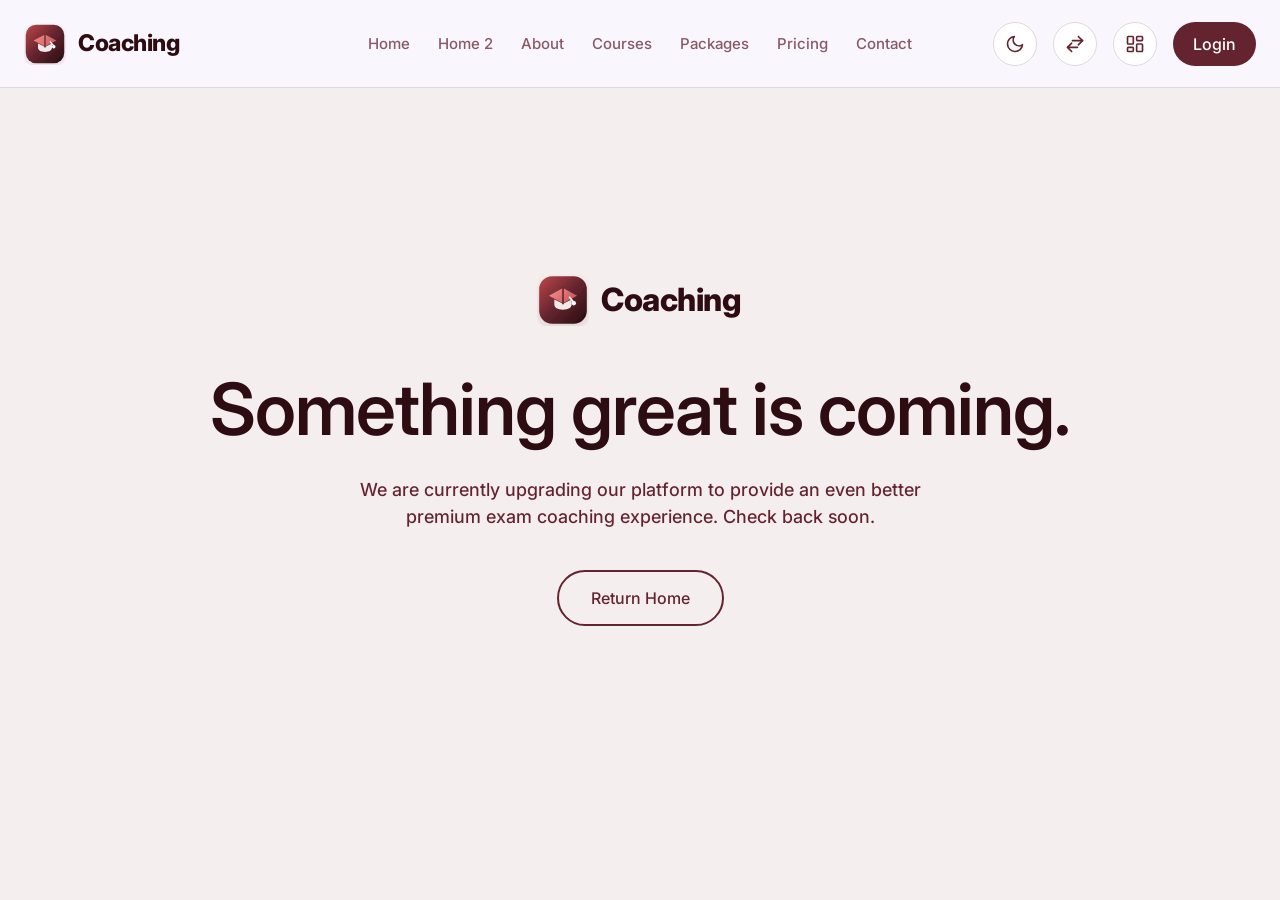
<file: coming-soon.html>
<!DOCTYPE html>
<html lang="en">
<head>
    <meta charset="UTF-8">
    <meta name="viewport" content="width=device-width, initial-scale=1.0">
    <title>Coming Soon | Coaching</title>
    <link rel="icon" type="image/svg+xml" href="assets/images/favicon.svg">
    <link rel="stylesheet" href="assets/css/style.css">
    <link rel="stylesheet" href="assets/css/dark-mode.css">
    <link rel="stylesheet" href="assets/css/rtl.css">
    <style>
        .coming-soon-page {
            min-height: 100vh;
            display: flex;
            align-items: center;
            justify-content: center;
            text-align: center;
            background: var(--secondary-bg);
        }
    </style>
</head>
<body>

    <nav class="navbar">
        <div class="container">
            <a href="index.html" class="nav-brand">
                <img src="assets/images/logo.svg" alt="Coaching Logo" class="nav-brand-img">
                <span>Coaching<span class="brand-accent"></span></span>
            </a>
            <ul class="nav-links">
                <li><a href="index.html">Home</a></li>
                <li><a href="home-2.html">Home 2</a></li>
                <li><a href="about.html">About</a></li>
                <li><a href="courses.html">Courses</a></li>
                <li><a href="study-packages.html">Packages</a></li>
                <li><a href="pricing.html">Pricing</a></li>
                <li><a href="contact.html">Contact</a></li>
            </ul>
            <div class="nav-actions">
                <button id="themeToggle" class="action-icon" aria-label="Toggle Dark Mode" title="Toggle Dark Mode"><svg width="20" height="20" viewBox="0 0 24 24" fill="none" stroke="currentColor" stroke-width="2" stroke-linecap="round" stroke-linejoin="round" style="vertical-align: middle;"><path d="M21 12.79A9 9 0 1 1 11.21 3 7 7 0 0 0 21 12.79z"/></svg></button>
                <button id="rtlToggle" class="action-icon" aria-label="Toggle RTL" title="Toggle RTL"><svg width="20" height="20" viewBox="0 0 24 24" fill="none" stroke="currentColor" stroke-width="2" stroke-linecap="round" stroke-linejoin="round" style="vertical-align: middle;"><polyline points="16 3 21 8 16 13"/><line x1="21" y1="8" x2="9" y2="8"/><polyline points="8 21 3 16 8 11"/><line x1="3" y1="16" x2="15" y2="16"/></svg></button>
                <a href="dashboard.html" class="action-icon" aria-label="Dashboard" title="Dashboard">
                    <svg width="20" height="20" viewBox="0 0 24 24" fill="none" stroke="currentColor" stroke-width="2" stroke-linecap="round" stroke-linejoin="round"><rect width="7" height="9" x="3" y="3" rx="1"/><rect width="7" height="5" x="14" y="3" rx="1"/><rect width="7" height="9" x="14" y="12" rx="1"/><rect width="7" height="5" x="3" y="16" rx="1"/></svg>
                </a>
                <a href="login.html" class="btn btn-primary" style="height: 44px; padding: 0 20px;">Login</a>
                <button class="mobile-menu-toggle action-icon" aria-label="Toggle Menu">☰</button>
            </div>
        </div>
    </nav>

    <div class="coming-soon-page">
        <div class="container fade-up">
            <a href="index.html" class="nav-brand" style="justify-content: center; margin-bottom: 40px;">
                <img src="assets/images/logo.svg" alt="Coaching Logo" class="nav-brand-img" style="height: 52px; width: auto;">
                <span style="font-size: 32px;">Coaching<span class="brand-accent"></span></span>
            </a>
            <h1 style="margin-bottom: 24px;">Something great is coming.</h1>
            <p class="subheading" style="margin-bottom: 40px; max-width: 600px; margin-left: auto; margin-right: auto;">We are currently upgrading our platform to provide an even better premium exam coaching experience. Check back soon.</p>
            <a href="index.html" class="btn btn-secondary">Return Home</a>
        </div>
    </div>

    <script src="assets/js/main.js"></script>
</body>
</html>
</file>
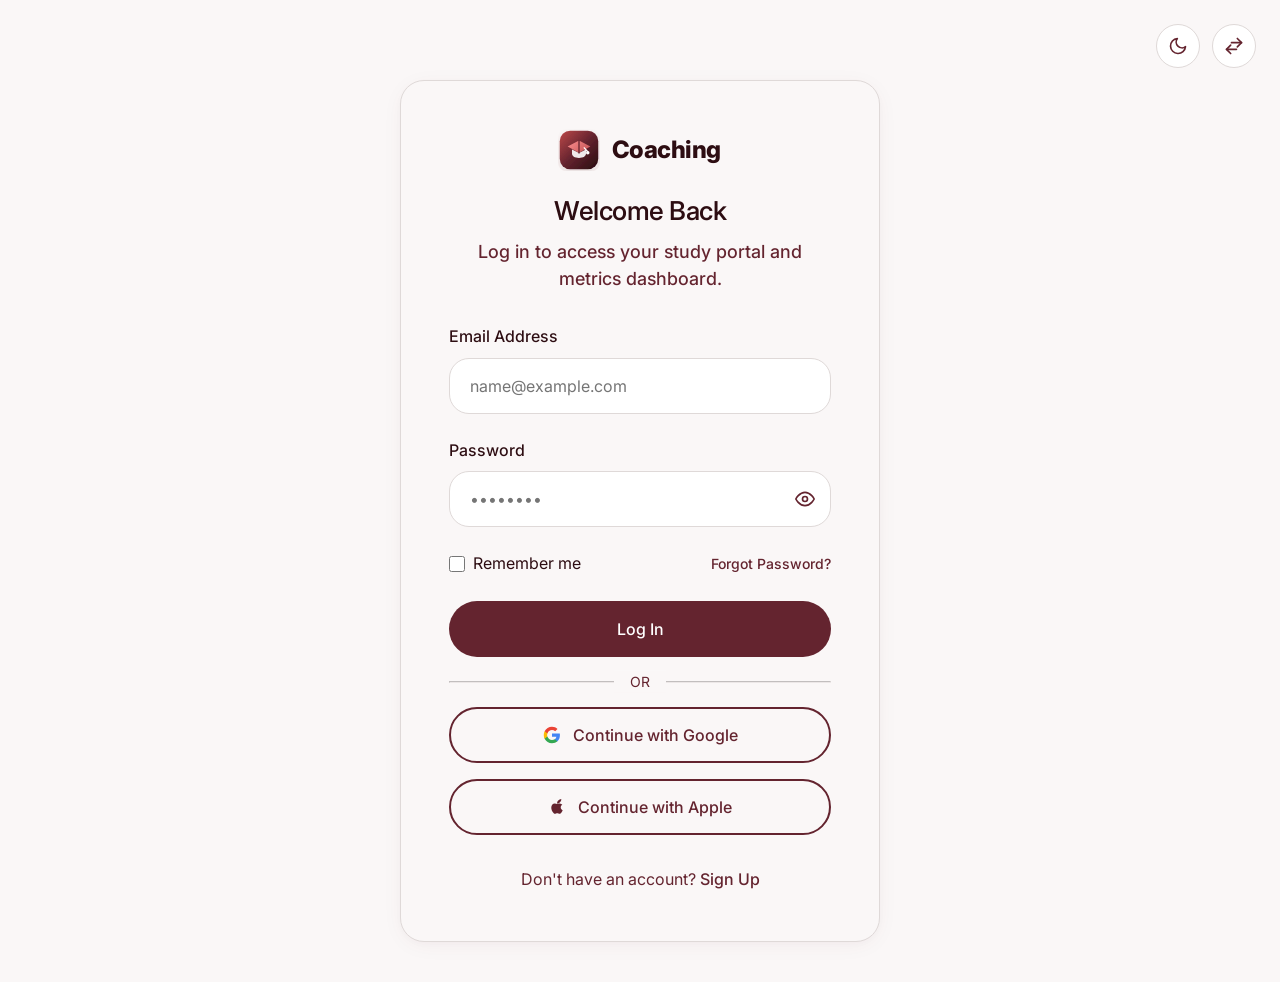
<file: login.html>
<!DOCTYPE html>
<html lang="en">
<head>
    <meta charset="UTF-8">
    <meta name="viewport" content="width=device-width, initial-scale=1.0">
    <title>Login | Coaching</title>
    <link rel="icon" type="image/svg+xml" href="assets/images/favicon.svg">
    <link rel="stylesheet" href="assets/css/style.css">
    <link rel="stylesheet" href="assets/css/dark-mode.css">
    <link rel="stylesheet" href="assets/css/rtl.css">
    <style>
        .auth-page {
            min-height: 100vh;
            display: flex;
            align-items: center;
            justify-content: center;
            background: var(--primary-bg);
            padding: 40px 16px;
            position: relative;
        }
        .auth-card {
            background: var(--primary-bg);
            padding: 48px;
            border-radius: 24px;
            width: 100%;
            max-width: 480px;
            box-shadow: var(--shadow);
            border: 1px solid var(--border-color);
            margin-top: 40px;
        }
        .auth-card h2 {
            font-size: 26px;
            margin-bottom: 12px;
        }
        .remember-forgot-row {
            display: flex;
            justify-content: space-between;
            align-items: center;
            margin-bottom: 24px;
        }
        .auth-link {
            color: var(--primary-accent);
            font-weight: 500;
            text-decoration: none;
            transition: color 0.2s ease;
        }
        .auth-link:hover {
            color: var(--highlight-accent);
        }
        @media (max-width: 480px) {
            .auth-card {
                padding: 32px 20px;
                margin-top: 60px;
            }
            .remember-forgot-row {
                flex-direction: row;
                align-items: center;
                gap: 8px;
            }
            .remember-forgot-row label, .remember-forgot-row a {
                font-size: 13px !important;
            }
            .fixed-toggles {
                top: 16px !important;
                right: 16px !important;
            }
        }
    </style>
</head>
<body>

    <div class="auth-page">
        <div class="fixed-toggles" style="position: absolute; top: 24px; right: 24px; display: flex; gap: 12px; z-index: 1000;">
            <button id="themeToggle" class="action-icon" aria-label="Toggle Dark Mode"><svg width="20" height="20" viewBox="0 0 24 24" fill="none" stroke="currentColor" stroke-width="2" stroke-linecap="round" stroke-linejoin="round" style="vertical-align: middle;"><path d="M21 12.79A9 9 0 1 1 11.21 3 7 7 0 0 0 21 12.79z"/></svg></button>
            <button id="rtlToggle" class="action-icon" aria-label="Toggle RTL"><svg width="20" height="20" viewBox="0 0 24 24" fill="none" stroke="currentColor" stroke-width="2" stroke-linecap="round" stroke-linejoin="round" style="vertical-align: middle;"><polyline points="16 3 21 8 16 13"/><line x1="21" y1="8" x2="9" y2="8"/><polyline points="8 21 3 16 8 11"/><line x1="3" y1="16" x2="15" y2="16"/></svg></button>
        </div>
        <div class="auth-card fade-up">
            <div class="text-center mb-4">
                <a href="index.html" class="nav-brand" style="justify-content: center; margin-bottom: 24px;">
                    <img src="assets/images/logo.svg" alt="Coaching Logo" class="nav-brand-img">
                    <span style="font-size: 24px;">Coaching<span class="brand-accent"></span></span>
                </a>
                <h2>Welcome Back</h2>
                <p class="subheading" style="margin-bottom: 0;">Log in to access your study portal and metrics dashboard.</p>
            </div>
            
            <form action="dashboard.html">
                <div class="form-group">
                    <label>Email Address</label>
                    <input type="email" class="form-control" placeholder="name@example.com" required>
                </div>
                <div class="form-group">
                    <label>Password</label>
                    <div style="position: relative;">
                        <input type="password" class="form-control" id="passwordInput" placeholder="••••••••" required style="padding-right: 48px; width: 100%;">
                        <button type="button" onclick="var p=document.getElementById('passwordInput'); p.type = (p.type === 'password') ? 'text' : 'password';" style="position: absolute; right: 16px; top: 50%; transform: translateY(-50%); background: none; border: none; cursor: pointer; color: var(--text-secondary); display: flex; align-items: center; justify-content: center; padding: 0; z-index: 10;">
                            <svg width="20" height="20" fill="none" stroke="currentColor" stroke-width="2" stroke-linecap="round" stroke-linejoin="round" viewBox="0 0 24 24"><path d="M1 12s4-8 11-8 11 8 11 8-4 8-11 8-11-8-11-8z"/><circle cx="12" cy="12" r="3"/></svg>
                        </button>
                    </div>
                </div>
                
                <div class="form-group remember-forgot-row">
                    <label style="display: flex; align-items: center; gap: 8px; margin: 0; font-weight: 400; cursor: pointer;">
                        <input type="checkbox" style="width: 16px; height: 16px; accent-color: var(--primary-accent);">
                        Remember me
                    </label>
                    <a href="#" class="auth-link" style="font-size: 14px;">Forgot Password?</a>
                </div>

                <button type="submit" class="btn btn-primary" style="width: 100%; margin-bottom: 24px;">Log In</button>
                
                <div style="text-align: center; position: relative; margin-bottom: 24px;">
                    <hr style="border-color: var(--border-color); opacity: 0.5;">
                    <span style="position: absolute; top: 50%; left: 50%; transform: translate(-50%, -50%); background: var(--primary-bg); padding: 0 16px; color: var(--text-secondary); font-size: 14px;">OR</span>
                </div>
                
                <button type="button" class="btn btn-secondary" style="width: 100%; margin-bottom: 16px; display: flex; gap: 12px; justify-content: center; align-items: center;">
                    <svg width="18" height="18" viewBox="0 0 24 24" xmlns="http://www.w3.org/2000/svg">
                      <path d="M22.56 12.25c0-.78-.07-1.53-.2-2.25H12v4.26h5.92c-.26 1.37-1.04 2.53-2.21 3.31v2.77h3.57c2.08-1.92 3.28-4.74 3.28-8.09z" fill="#4285F4"/>
                      <path d="M12 23c2.97 0 5.46-.98 7.28-2.66l-3.57-2.77c-.98.66-2.23 1.06-3.71 1.06-2.86 0-5.29-1.93-6.16-4.53H2.18v2.84C3.99 20.53 7.7 23 12 23z" fill="#34A853"/>
                      <path d="M5.84 14.09c-.22-.66-.35-1.36-.35-2.09s.13-1.43.35-2.09V7.07H2.18C1.43 8.55 1 10.22 1 12s.43 3.45 1.18 4.93l2.85-2.22.81-.62z" fill="#FBBC05"/>
                      <path d="M12 5.38c1.62 0 3.06.56 4.21 1.64l3.15-3.15C17.45 2.09 14.97 1 12 1 7.7 1 3.99 3.47 2.18 7.07l3.66 2.84c.87-2.6 3.3-4.53 6.16-4.53z" fill="#EA4335"/>
                    </svg>
                    Continue with Google
                </button>
                <button type="button" class="btn btn-secondary" style="width: 100%; display: flex; gap: 12px; justify-content: center; align-items: center;">
                    <svg width="18" height="18" viewBox="0 0 24 24" fill="currentColor" xmlns="http://www.w3.org/2000/svg">
                      <path d="M17.05 20.28c-.98.95-2.05.88-3.08.4-1.09-.5-2.08-.48-3.24 0-1.44.62-2.2.44-3.06-.35C2.79 15.25 3.51 7.59 9.05 7.31c1.35.07 2.29.74 3.08.8 1.18-.24 2.31-.93 3.57-.84 1.51.15 2.65.72 3.4 1.8-3.12 1.87-2.65 5.92.48 7.18-.74 1.8-1.58 3.5-2.53 4.03zM12.03 7.25c-.15-3.22 2.6-5.83 5.67-6.05.33 3.26-2.82 5.95-5.67 6.05z"/>
                    </svg>
                    Continue with Apple
                </button>
                
                <p class="text-center mt-4" style="color: var(--text-secondary);">
                    Don't have an account? <a href="register.html" class="auth-link">Sign Up</a>
                </p>
            </form>
        </div>
    </div>

    <script src="assets/js/main.js"></script>
</body>
</html>
</file>
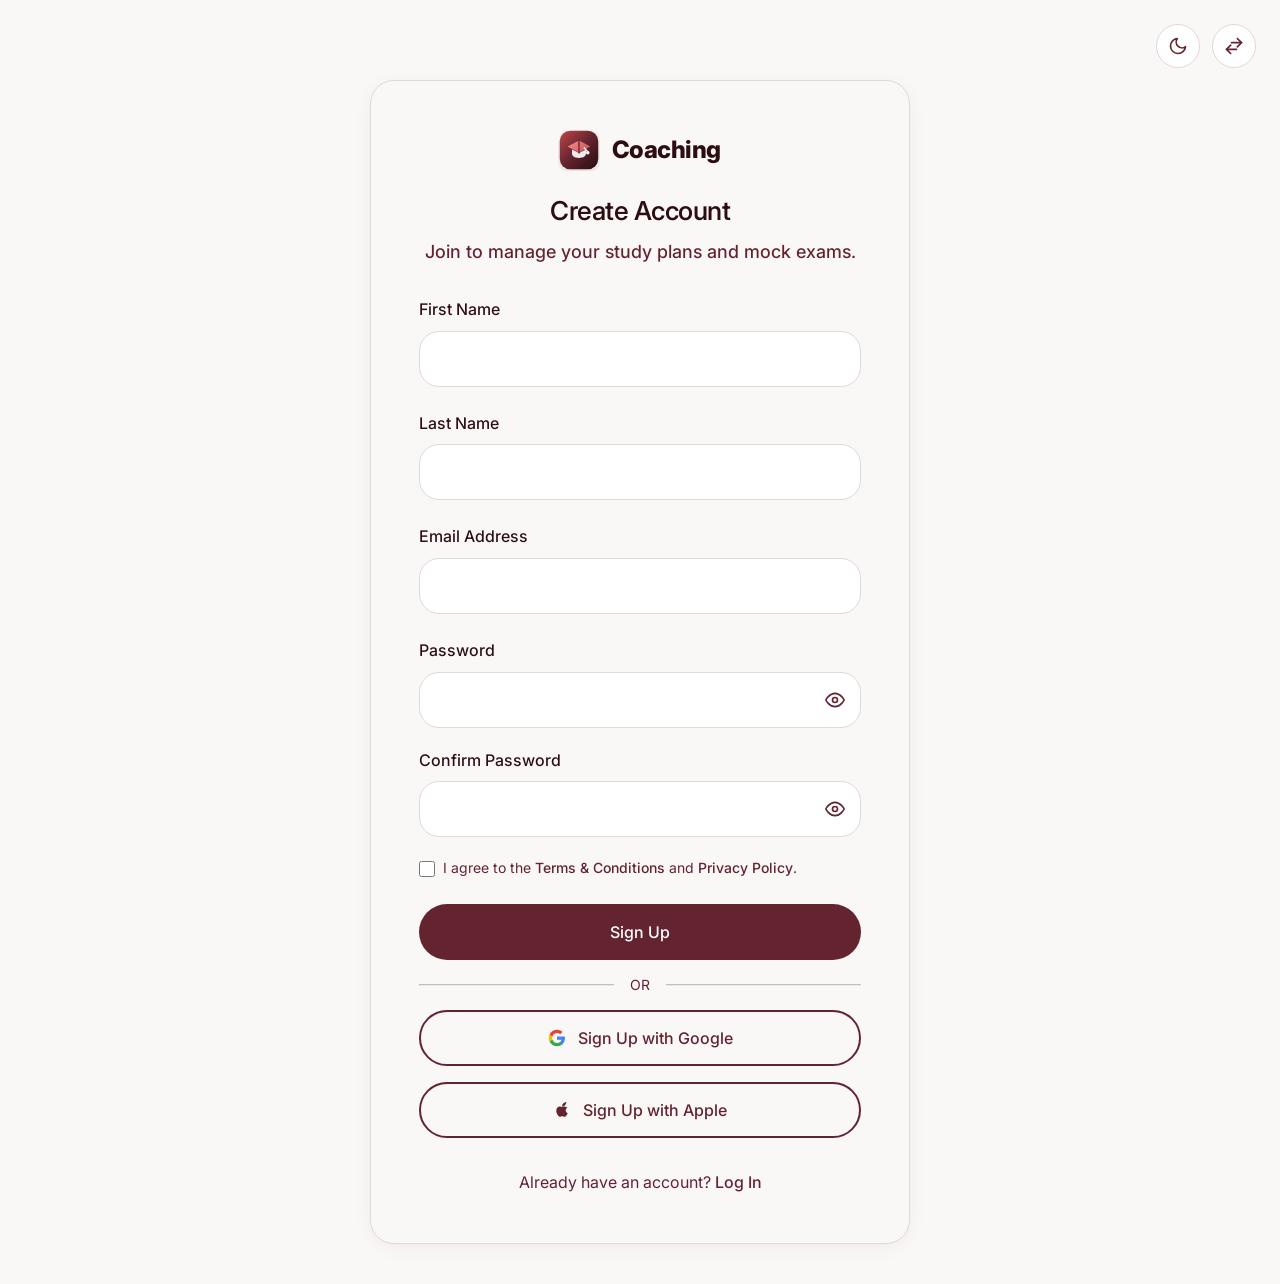
<file: register.html>
<!DOCTYPE html>
<html lang="en">
<head>
    <meta charset="UTF-8">
    <meta name="viewport" content="width=device-width, initial-scale=1.0">
    <title>Register | Coaching</title>
    <link rel="icon" type="image/svg+xml" href="assets/images/favicon.svg">
    <link rel="stylesheet" href="assets/css/style.css">
    <link rel="stylesheet" href="assets/css/dark-mode.css">
    <link rel="stylesheet" href="assets/css/rtl.css">
    <style>
        .auth-page {
            min-height: 100vh;
            display: flex;
            align-items: center;
            justify-content: center;
            background: var(--primary-bg);
            padding: 40px 16px;
            position: relative;
        }
        .auth-card {
            background: var(--primary-bg);
            padding: 48px;
            border-radius: 24px;
            width: 100%;
            max-width: 540px;
            box-shadow: var(--shadow);
            border: 1px solid var(--border-color);
            margin-top: 40px;
        }
        .auth-card h2 {
            font-size: 26px;
            margin-bottom: 12px;
        }
        .auth-link {
            color: var(--primary-accent);
            font-weight: 500;
            text-decoration: none;
            transition: color 0.2s ease;
        }
        .auth-link:hover {
            color: var(--highlight-accent);
        }
        @media (max-width: 480px) {
            .auth-card {
                padding: 32px 20px;
                margin-top: 60px;
            }
            .fixed-toggles {
                top: 16px !important;
                right: 16px !important;
            }
        }
    </style>
</head>
<body>

    <div class="auth-page">
        <div class="fixed-toggles" style="position: absolute; top: 24px; right: 24px; display: flex; gap: 12px; z-index: 1000;">
            <button id="themeToggle" class="action-icon" aria-label="Toggle Dark Mode"><svg width="20" height="20" viewBox="0 0 24 24" fill="none" stroke="currentColor" stroke-width="2" stroke-linecap="round" stroke-linejoin="round" style="vertical-align: middle;"><path d="M21 12.79A9 9 0 1 1 11.21 3 7 7 0 0 0 21 12.79z"/></svg></button>
            <button id="rtlToggle" class="action-icon" aria-label="Toggle RTL"><svg width="20" height="20" viewBox="0 0 24 24" fill="none" stroke="currentColor" stroke-width="2" stroke-linecap="round" stroke-linejoin="round" style="vertical-align: middle;"><polyline points="16 3 21 8 16 13"/><line x1="21" y1="8" x2="9" y2="8"/><polyline points="8 21 3 16 8 11"/><line x1="3" y1="16" x2="15" y2="16"/></svg></button>
        </div>
        <div class="auth-card fade-up">
            <div class="text-center mb-4">
                <a href="index.html" class="nav-brand" style="justify-content: center; margin-bottom: 24px;">
                    <img src="assets/images/logo.svg" alt="Coaching Logo" class="nav-brand-img">
                    <span style="font-size: 24px;">Coaching<span class="brand-accent"></span></span>
                </a>
                <h2>Create Account</h2>
                <p class="subheading" style="margin-bottom: 0;">Join to manage your study plans and mock exams.</p>
            </div>
            
            <form action="dashboard.html">
                <div class="form-group">
                    <label>First Name</label>
                    <input type="text" class="form-control" placeholder="" required>
                </div>
                <div class="form-group">
                    <label>Last Name</label>
                    <input type="text" class="form-control" placeholder="" required>
                </div>
                <div class="form-group">
                    <label>Email Address</label>
                    <input type="email" class="form-control" placeholder="" required>
                </div>
                <div class="form-group" style="position: relative; margin-bottom: 20px;">
                    <label>Password</label>
                    <div style="position: relative;">
                        <input type="password" class="form-control" id="passwordInputReg" placeholder="" required style="padding-right: 48px; width: 100%;">
                        <button type="button" onclick="var p=document.getElementById('passwordInputReg'); p.type = (p.type === 'password') ? 'text' : 'password';" style="position: absolute; right: 16px; top: 50%; transform: translateY(-50%); background: none; border: none; cursor: pointer; color: var(--text-secondary); display: flex; align-items: center; justify-content: center; padding: 0; z-index: 10;">
                            <svg width="20" height="20" fill="none" stroke="currentColor" stroke-width="2" stroke-linecap="round" stroke-linejoin="round" viewBox="0 0 24 24"><path d="M1 12s4-8 11-8 11 8 11 8-4 8-11 8-11-8-11-8z"/><circle cx="12" cy="12" r="3"/></svg>
                        </button>
                    </div>
                </div>
                <div class="form-group" style="position: relative; margin-bottom: 20px;">
                    <label>Confirm Password</label>
                    <div style="position: relative;">
                        <input type="password" class="form-control" id="confirmPasswordInputReg" placeholder="" required style="padding-right: 48px; width: 100%;">
                        <button type="button" onclick="var p=document.getElementById('confirmPasswordInputReg'); p.type = (p.type === 'password') ? 'text' : 'password';" style="position: absolute; right: 16px; top: 50%; transform: translateY(-50%); background: none; border: none; cursor: pointer; color: var(--text-secondary); display: flex; align-items: center; justify-content: center; padding: 0; z-index: 10;">
                            <svg width="20" height="20" fill="none" stroke="currentColor" stroke-width="2" stroke-linecap="round" stroke-linejoin="round" viewBox="0 0 24 24"><path d="M1 12s4-8 11-8 11 8 11 8-4 8-11 8-11-8-11-8z"/><circle cx="12" cy="12" r="3"/></svg>
                        </button>
                    </div>
                </div>
                <div class="form-group" style="margin-bottom: 24px;">
                    <label style="display: flex; align-items: flex-start; gap: 8px; margin: 0; font-weight: 400; cursor: pointer; font-size: 14px;">
                        <input type="checkbox" style="width: 16px; height: 16px; accent-color: var(--primary-accent); margin-top: 4px;" required>
                        <span style="color: var(--text-secondary);">I agree to the <a href="#" class="auth-link">Terms & Conditions</a> and <a href="#" class="auth-link">Privacy Policy</a>.</span>
                    </label>
                </div>
                <button type="submit" class="btn btn-primary" style="width: 100%; margin-bottom: 24px;">Sign Up</button>
                
                <div style="text-align: center; position: relative; margin-bottom: 24px;">
                    <hr style="border-color: var(--border-color); opacity: 0.5;">
                    <span style="position: absolute; top: 50%; left: 50%; transform: translate(-50%, -50%); background: var(--primary-bg); padding: 0 16px; color: var(--text-secondary); font-size: 14px;">OR</span>
                </div>
                
                <button type="button" class="btn btn-secondary" style="width: 100%; margin-bottom: 16px; display: flex; gap: 12px; justify-content: center; align-items: center;">
                    <svg width="18" height="18" viewBox="0 0 24 24" xmlns="http://www.w3.org/2000/svg">
                      <path d="M22.56 12.25c0-.78-.07-1.53-.2-2.25H12v4.26h5.92c-.26 1.37-1.04 2.53-2.21 3.31v2.77h3.57c2.08-1.92 3.28-4.74 3.28-8.09z" fill="#4285F4"/>
                      <path d="M12 23c2.97 0 5.46-.98 7.28-2.66l-3.57-2.77c-.98.66-2.23 1.06-3.71 1.06-2.86 0-5.29-1.93-6.16-4.53H2.18v2.84C3.99 20.53 7.7 23 12 23z" fill="#34A853"/>
                      <path d="M5.84 14.09c-.22-.66-.35-1.36-.35-2.09s.13-1.43.35-2.09V7.07H2.18C1.43 8.55 1 10.22 1 12s.43 3.45 1.18 4.93l2.85-2.22.81-.62z" fill="#FBBC05"/>
                      <path d="M12 5.38c1.62 0 3.06.56 4.21 1.64l3.15-3.15C17.45 2.09 14.97 1 12 1 7.7 1 3.99 3.47 2.18 7.07l3.66 2.84c.87-2.6 3.3-4.53 6.16-4.53z" fill="#EA4335"/>
                    </svg>
                    Sign Up with Google
                </button>
                <button type="button" class="btn btn-secondary" style="width: 100%; display: flex; gap: 12px; justify-content: center; align-items: center;">
                    <svg width="18" height="18" viewBox="0 0 24 24" fill="currentColor" xmlns="http://www.w3.org/2000/svg">
                      <path d="M17.05 20.28c-.98.95-2.05.88-3.08.4-1.09-.5-2.08-.48-3.24 0-1.44.62-2.2.44-3.06-.35C2.79 15.25 3.51 7.59 9.05 7.31c1.35.07 2.29.74 3.08.8 1.18-.24 2.31-.93 3.57-.84 1.51.15 2.65.72 3.4 1.8-3.12 1.87-2.65 5.92.48 7.18-.74 1.8-1.58 3.5-2.53 4.03zM12.03 7.25c-.15-3.22 2.6-5.83 5.67-6.05.33 3.26-2.82 5.95-5.67 6.05z"/>
                    </svg>
                    Sign Up with Apple
                </button>
                
                <p class="text-center mt-4" style="color: var(--text-secondary);">
                    Already have an account? <a href="login.html" class="auth-link">Log In</a>
                </p>
            </form>
        </div>
    </div>

    <script src="assets/js/main.js"></script>
</body>
</html>
</file>
<file: assets/css/style.css>
@import url('https://fonts.googleapis.com/css2?family=Inter:wght@100..900&display=swap');

:root {
    --primary-bg: #FAF7F7;
    --secondary-bg: #F5EEEE;
    --section-alt-bg: #EFE9E8;
    /* Slightly deeper rose-grey for alternating sections */
    --section-accent-bg: #DFD9D8;
    /* Warm rose-grey from the palette for contrast sections */
    --section-warm-bg: #FAF7F7;
    /* Soft rose-tinted off-white for subtle sections */
    --card-bg: #FFFFFF;
    --primary-accent: #64242F;
    --secondary-accent: #B44446;
    --support-accent: #FC8F8F;
    --highlight-accent: #B44446;
    --text-primary: #2D0D12;
    --text-secondary: #64242F;
    --border-color: #DFD9D8;

    --font-primary: 'Inter', sans-serif;

    --transition: all 0.4s cubic-bezier(0.16, 1, 0.3, 1);
    --border-radius: 20px;
    --container-max-width: 1280px;
    --shadow: 0 4px 24px -4px rgba(100, 36, 47, 0.06), 0 2px 8px -2px rgba(100, 36, 47, 0.03);
    --shadow-hover: 0 20px 40px -8px rgba(100, 36, 47, 0.12), 0 12px 16px -6px rgba(100, 36, 47, 0.06);
}

* {
    margin: 0;
    padding: 0;
    box-sizing: border-box;
}

html,
body {
    overflow-x: hidden;
    width: 100%;
}

body {
    background-color: var(--primary-bg);
    color: var(--text-primary);
    font-family: var(--font-primary);
    font-weight: 400;
    line-height: 1.6;
    transition: background-color 0.3s ease, color 0.3s ease;
    -webkit-font-smoothing: antialiased;
}

/* Typography System */
h1,
h2,
h3,
h4,
h5,
h6 {
    color: var(--text-primary);
    margin-bottom: 1rem;
    line-height: 1.2;
}

h1 {
    font-size: 72px;
    font-weight: 580;
    letter-spacing: -1px;
}

h2 {
    font-size: 48px;
    font-weight: 540;
    letter-spacing: -0.5px;
}

h3 {
    font-size: 32px;
    font-weight: 520;
}

h4 {
    font-size: 24px;
    font-weight: 500;
}

h5 {
    font-size: 20px;
    font-weight: 500;
}

h6 {
    font-size: 16px;
    font-weight: 500;
}

p,
span,
div {
    font-weight: 400;
}

b,
strong {
    font-weight: 500;
}

.subheading {
    font-weight: 480;
    color: var(--text-secondary);
    font-size: 1.125rem;
    margin-bottom: 1.5rem;
    line-height: 1.5;
}

label {
    font-weight: 480;
    color: var(--text-primary);
    display: block;
    margin-bottom: 8px;
}

.caption,
small {
    font-size: 14px;
    font-weight: 400;
}

/* Responsive Typography */
@media (max-width: 1024px) {
    h1 {
        font-size: 44px;
    }

    h2 {
        font-size: 36px;
    }
}

@media (max-width: 768px) {
    h1 {
        font-size: 34px;
    }

    h2 {
        font-size: 30px;
    }
}

/* Container */
.container {
    width: 100%;
    max-width: var(--container-max-width);
    margin: 0 auto;
    padding: 0 24px;
}

/* CTA Design System */
.btn {
    display: inline-flex;
    align-items: center;
    justify-content: center;
    padding: 0 32px;
    font-family: var(--font-primary);
    font-weight: 500;
    font-size: 16px;
    border-radius: 50px;
    text-decoration: none;
    transition: var(--transition);
    cursor: pointer;
    border: none;
    height: 56px;
    line-height: 1;
    white-space: nowrap;
}

.btn-primary {
    background-color: var(--primary-accent);
    color: #FFFFFF;
}

.btn-primary:hover {
    background-color: var(--secondary-accent);
    transform: translateY(-3px) scale(1.01);
    box-shadow: 0 12px 28px rgba(180, 68, 70, 0.25);
}

.btn-secondary {
    background-color: transparent;
    color: var(--primary-accent);
    border: 2px solid var(--primary-accent);
}

.btn-secondary:hover {
    background: var(--primary-accent) !important;
    color: #FFFFFF !important;
    border-color: var(--primary-accent) !important;
}

.btn-accent {
    background-color: var(--highlight-accent);
    color: var(--text-primary);
}

.btn-accent:hover {
    background-color: #D97706;
    transform: translateY(-3px) scale(1.01);
    box-shadow: 0 12px 28px rgba(245, 158, 11, 0.25);
}

/* Navbar */
.navbar {
    position: fixed;
    top: 0;
    left: 0;
    width: 100%;
    height: 88px;
    z-index: 1000;
    background: rgba(250, 248, 255, 0.85);
    backdrop-filter: blur(16px);
    -webkit-backdrop-filter: blur(16px);
    border-bottom: 1px solid var(--border-color);
    transition: var(--transition);
}

.navbar .container {
    display: flex;
    align-items: center;
    justify-content: space-between;
    height: 100%;
    position: relative;
}

.nav-brand {
    display: flex;
    align-items: center;
    gap: 12px;
    text-decoration: none;
    transition: var(--transition);
}

.nav-brand:hover .nav-brand-icon {
    transform: translateY(-2px) scale(1.05);
    filter: drop-shadow(0 8px 18px rgba(180, 68, 70, 0.25));
}

.nav-brand-icon {
    width: 42px;
    height: 42px;
    display: flex;
    align-items: center;
    justify-content: center;
    transition: all 0.3s cubic-bezier(0.16, 1, 0.3, 1);
}

.nav-brand-img {
    height: 42px;
    width: auto;
    object-fit: contain;
    border-radius: 8px;
    transition: transform 0.3s cubic-bezier(0.16, 1, 0.3, 1);
}

.nav-brand:hover .nav-brand-img {
    transform: translateY(-2px) scale(1.05);
    filter: drop-shadow(0 6px 16px rgba(180, 68, 70, 0.2));
}

.nav-brand-icon svg {
    width: 38px;
    height: 38px;
}

.nav-brand span {
    font-size: 23px;
    font-weight: 800;
    color: var(--text-primary);
    letter-spacing: -0.5px;
    display: inline-flex;
    align-items: center;
}

.nav-brand .brand-accent {
    color: var(--primary-accent);
    font-weight: 800;
    margin-left: 2px;
}

.nav-brand .brand-tag {
    font-size: 10px;
    font-weight: 700;
    text-transform: uppercase;
    letter-spacing: 0.5px;
    background: var(--section-accent-bg);
    color: var(--primary-accent);
    padding: 2px 7px;
    border-radius: 6px;
    margin-left: 8px;
}

.nav-links {
    display: flex;
    align-items: center;
    gap: 28px;
    list-style: none;
    position: absolute;
    left: 50%;
    transform: translateX(-50%);
}

.nav-links a {
    text-decoration: none;
    color: var(--text-secondary);
    opacity: 0.75;
    font-weight: 500;
    font-size: 15px;
    transition: var(--transition);
    position: relative;
    padding: 6px 0;
}

.nav-links a::after {
    content: '';
    position: absolute;
    bottom: 0;
    left: 0;
    width: 0;
    height: 2px;
    background-color: var(--secondary-accent);
    transition: var(--transition);
}

.nav-links a:hover,
.nav-links a.active {
    color: var(--secondary-accent);
    opacity: 1;
}

.nav-links a:hover::after,
.nav-links a.active::after {
    width: 100%;
}

.nav-actions {
    display: flex;
    align-items: center;
    gap: 16px;
}

.action-icon {
    background: none;
    border: none;
    color: var(--text-secondary);
    cursor: pointer;
    font-size: 20px;
    width: 44px;
    height: 44px;
    border-radius: 50%;
    display: flex;
    align-items: center;
    justify-content: center;
    transition: var(--transition);
    background-color: var(--card-bg);
    border: 1px solid var(--border-color);
}

.action-icon:hover {
    color: var(--primary-accent);
    border-color: var(--primary-accent);
}

.nav-menu {
    display: flex;
    align-items: center;
    justify-content: flex-end;
    flex-grow: 1;
}

.mobile-close-btn {
    display: none;
}

.mobile-menu-toggle {
    display: none;
}

/* === 1024px Navbar: Keep horizontal like 1440px desktop === */
@media (max-width: 1024px) and (min-width: 769px) {

    /* Keep hamburger hidden — navbar stays full horizontal */
    .mobile-menu-toggle {
        display: none !important;
    }

    /* Keep nav-links centered in the bar */
    .nav-links {
        position: absolute;
        left: 50%;
        transform: translateX(-50%);
        flex-direction: row;
        gap: 20px;
        /* Slightly tighter gap than 1440px */
        align-items: center;
        margin-bottom: 0;
        width: auto;
    }

    .nav-links a {
        font-size: 14px;
        /* Slightly smaller to fit */
    }

    /* Shrink logo text slightly */
    .nav-brand span {
        font-size: 19px;
    }

    /* Compact action icons */
    .nav-actions {
        display: flex;
        flex-direction: row;
        gap: 10px;
        width: auto;
    }

    .nav-actions .action-icon {
        width: 38px;
        height: 38px;
        font-size: 17px;
    }

    .nav-actions .btn {
        height: 38px;
        padding: 0 16px;
        font-size: 14px;
    }
}

/* Below 768px: Hamburger mobile menu */
@media (max-width: 768px) {
    .mobile-menu-toggle {
        display: flex;
    }

    .nav-menu {
        position: fixed;
        top: 0;
        right: 0;
        transform: translateX(100%);
        width: max-content;
        height: 100vh;
        background-color: var(--card-bg);
        flex-direction: column;
        justify-content: flex-start;
        align-items: flex-start;
        padding: 80px 40px 40px;
        margin-left: 0;
        box-shadow: -10px 0 30px rgba(0, 0, 0, 0.1);
        transition: transform 0.3s ease-in-out;
        z-index: 1001;
        overflow-y: auto;
    }

    .nav-menu.active {
        transform: translateX(0);
    }

    .mobile-close-btn {
        display: block;
        position: absolute;
        top: 24px;
        right: 24px;
        background: none;
        border: none;
        font-size: 24px;
        color: var(--text-primary);
        cursor: pointer;
    }

    .nav-links {
        position: relative;
        left: auto;
        transform: none;
        flex-direction: column;
        width: 100%;
        gap: 20px;
        margin-bottom: 32px;
        align-items: flex-start;
    }

    .nav-links a {
        padding-left: 12px !important;
        border-left: 2px solid transparent;
        transition: var(--transition);
        width: 100%;
    }

    .nav-links a:hover,
    .nav-links a.active {
        border-left-color: var(--secondary-accent) !important;
        padding-left: 16px !important;
    }

    .nav-links a::after {
        display: none !important;
    }

    .nav-actions {
        display: grid;
        grid-template-columns: max-content max-content max-content;
        width: 100%;
        gap: 16px;
        align-items: center;
    }

    .nav-actions .btn {
        grid-column: 1 / -1;
        width: 100%;
    }
}

/* Base Sections */
section {
    padding: 100px 0;
    position: relative;
}

section.bg-secondary {
    background-color: var(--secondary-bg);
}

.section-header {
    text-align: center;
    max-width: 760px;
    margin: 0 auto 64px;
}

/* Generic Cards */
.card {
    background-color: var(--card-bg);
    border-radius: var(--border-radius);
    padding: 28px;
    border: 1px solid var(--border-color);
    transition: var(--transition);
    height: 100%;
    display: flex;
    flex-direction: column;
}

.card:hover {
    box-shadow: var(--shadow-hover);
    transform: translateY(-8px);
    border-color: transparent;
}

.card-icon {
    width: 64px;
    height: 64px;
    background-color: var(--secondary-bg);
    border-radius: 16px;
    display: flex;
    align-items: center;
    justify-content: center;
    margin-bottom: 24px;
    color: var(--primary-accent);
    font-size: 28px;
}

.card-title {
    font-size: 24px;
    font-weight: 500;
    margin-bottom: 16px;
    color: var(--text-primary);
    min-height: 58px;
}

.card-text {
    color: var(--text-secondary);
    margin-bottom: 32px;
    flex-grow: 1;
    line-height: 1.7;
}

section:not(.dashboard-section) .card .btn,
section:not(.dashboard-section) .card .btn-secondary {
    align-self: flex-start;
    margin-top: auto;
}

/* Layout Utilities */
.grid-2 {
    display: grid;
    grid-template-columns: repeat(2, 1fr);
    gap: 20px;
}

.grid-3 {
    display: grid;
    grid-template-columns: repeat(3, 1fr);
    gap: 20px;
}

.grid-4 {
    display: grid;
    grid-template-columns: repeat(4, 1fr);
    gap: 20px;
}

/* Table Utilities */
.table-responsive {
    width: 100%;
    overflow-x: auto;
    -webkit-overflow-scrolling: touch;
}

@media (max-width: 992px) {
    .grid-4 {
        grid-template-columns: repeat(2, 1fr);
    }

    .grid-3 {
        grid-template-columns: repeat(2, 1fr);
    }

    /* Center the last odd child (e.g. 3rd card) in a 2-column grid */
    .grid-3>div:last-child:nth-child(odd) {
        grid-column: 1 / -1;
        justify-self: center;
        width: calc(50% - 20px);
    }

    section:not(.dashboard-section) .card .btn,
    section:not(.dashboard-section) .card .btn-secondary {
        align-self: center;
        width: 100%;
        display: flex;
        justify-content: center;
    }

    .tab-stack {
        display: flex !important;
        flex-direction: column;
    }

    .tab-stack.image-first {
        flex-direction: column-reverse;
    }
}

@media (max-width: 768px) {
    section {
        padding: 60px 0;
    }
}

@media (max-width: 640px) {

    .grid-3,
    .grid-4 {
        grid-template-columns: 1fr;
    }

    .grid-2 {
        grid-template-columns: 1fr;
    }

    /* Reset centering on mobile */
    .grid-3>div:last-child:nth-child(odd) {
        grid-column: auto;
        justify-self: stretch;
        width: 100%;
    }
}

/* Helper Utilities */
.text-center {
    text-align: center;
}

.mt-1 {
    margin-top: 8px;
}

.mt-2 {
    margin-top: 16px;
}

.mt-3 {
    margin-top: 24px;
}

.mt-4 {
    margin-top: 32px;
}

.mt-5 {
    margin-top: 48px;
}

.mb-1 {
    margin-bottom: 8px;
}

.mb-2 {
    margin-bottom: 16px;
}

.mb-3 {
    margin-bottom: 24px;
}

.mb-4 {
    margin-bottom: 32px;
}

.mb-5 {
    margin-bottom: 48px;
}

/* Images */
img {
    max-width: 100%;
    height: auto;
    border-radius: var(--border-radius);
    display: block;
}

.img-cover {
    width: 100%;
    height: 100%;
    object-fit: cover;
}

/* Badge */
.badge {
    display: inline-flex;
    padding: 6px 16px;
    background-color: var(--support-accent);
    color: #fff;
    border-radius: 50px;
    font-size: 14px;
    font-weight: 500;
    margin-bottom: 24px;
}

/* Form Styles */
.form-group {
    margin-bottom: 24px;
}

.form-control {
    width: 100%;
    height: 56px;
    padding: 0 20px;
    border: 1px solid var(--border-color);
    border-radius: var(--border-radius);
    background-color: var(--card-bg);
    color: var(--text-primary);
    font-family: var(--font-primary);
    font-size: 16px;
    transition: var(--transition);
}

.form-control:focus {
    outline: none;
    border-color: var(--primary-accent);
    box-shadow: 0 0 0 4px rgba(59, 126, 161, 0.1);
}

textarea.form-control {
    height: auto;
    padding: 20px;
    resize: none;
}

select.form-control {
    appearance: none;
    -webkit-appearance: none;
    -moz-appearance: none;
    background-image: url("data:image/svg+xml;charset=UTF-8,%3csvg xmlns='http://www.w3.org/2000/svg' viewBox='0 0 24 24' fill='none' stroke='%2394A3B8' stroke-width='2' stroke-linecap='round' stroke-linejoin='round'%3e%3cpolyline points='6 9 12 15 18 9'%3e%3c/polyline%3e%3c/svg%3e");
    background-repeat: no-repeat;
    background-position: right 20px center;
    background-size: 16px;
    padding-right: 48px;
}

/* Premium Hero Section */
.hero-premium {
    position: relative;
    overflow: hidden;
    min-height: 100vh;
    height: auto;
    display: flex;
    align-items: center;
    background-color: var(--primary-bg);
    padding-top: 88px;
    padding-bottom: 60px;
    border-bottom: 1px solid var(--border-color);
}

.hero-premium::before {
    content: '';
    position: absolute;
    top: -20%;
    left: -10%;
    width: 70%;
    height: 70%;
    background: radial-gradient(circle, rgba(29, 78, 216, 0.12) 0%, transparent 70%);
    z-index: 0;
    pointer-events: none;
}

.hero-premium .container {
    position: relative;
    z-index: 2;
}

.hero-premium-grid {
    display: flex;
    flex-direction: column;
    align-items: center;
    text-align: center;
    gap: 60px;
    padding-top: 60px;
}

/* === 1024px: Hero height (slightly increased) === */
@media (max-width: 1024px) and (min-width: 769px) {
    .hero-premium {
        min-height: 70vh;
        padding-top: 130px;
        padding-bottom: 80px;
    }

    .hero-premium-grid {
        padding-top: 20px;
        gap: 40px;
    }

    .hero-premium-visual {
        height: 420px;
        max-width: 760px;
    }

    .hero-premium h1 {
        font-size: clamp(36px, 4.5vw, 56px);
    }
}

/* Smaller breakpoints — centering is already handled by default flex-column */
@media (max-width: 992px) {
    .hero-premium-grid {
        gap: 48px;
    }

    .hero-premium-visual {
        max-width: 600px;
    }
}

.hero-premium-content {
    max-width: 760px;
    width: 100%;
    text-align: center;
    display: flex;
    flex-direction: column;
    align-items: center;
}

.badge-premium {
    display: inline-flex;
    align-items: center;
    gap: 8px;
    padding: 8px 16px;
    background: rgba(29, 78, 216, 0.08);
    border: 1px solid rgba(29, 78, 216, 0.15);
    border-radius: 50px;
    color: var(--primary-accent);
    font-size: 14px;
    font-weight: 600;
    margin-bottom: 32px;
}

.badge-pulse {
    width: 8px;
    height: 8px;
    background-color: var(--highlight-accent);
    border-radius: 50%;
    animation: pulseGlow 2s infinite;
}

@keyframes pulseGlow {
    0% {
        box-shadow: 0 0 0 0 rgba(243, 156, 18, 0.7);
    }

    70% {
        box-shadow: 0 0 0 6px rgba(243, 156, 18, 0);
    }

    100% {
        box-shadow: 0 0 0 0 rgba(243, 156, 18, 0);
    }
}

.hero-premium h1 {
    font-size: clamp(40px, 5vw, 64px);
    line-height: 1.15;
    margin-bottom: 24px;
    letter-spacing: -0.02em;
}

.text-highlight {
    color: transparent;
    background: linear-gradient(120deg, var(--primary-accent), var(--support-accent));
    -webkit-background-clip: text;
    background-clip: text;
    display: inline-block;
}

.hero-has-bg .text-highlight,
.page-hero .text-highlight {
    background: linear-gradient(120deg, #FC8F8F, #FFDFDF) !important;
    -webkit-background-clip: text !important;
    background-clip: text !important;
    -webkit-text-fill-color: transparent !important;
    color: transparent !important;
}

.hero-premium .subheading {
    font-size: 20px;
    color: var(--text-secondary);
    margin-bottom: 40px;
    max-width: 560px;
    text-align: center;
}

.hero-premium-actions {
    display: flex;
    gap: 16px;
    align-items: center;
    justify-content: center;
    flex-wrap: wrap;
    margin-bottom: 48px;
}

.btn-glass {
    background: rgba(255, 255, 255, 0.18) !important;
    border: 1px solid rgba(255, 255, 255, 0.35) !important;
    color: #FFFFFF !important;
    font-weight: 600 !important;
    backdrop-filter: blur(12px);
    -webkit-backdrop-filter: blur(12px);
    text-shadow: 0 1px 4px rgba(0, 0, 0, 0.4);
    box-shadow: 0 4px 15px rgba(0, 0, 0, 0.15);
}

[data-theme="dark"] .btn-glass {
    background: rgba(255, 255, 255, 0.15) !important;
    border: 1px solid rgba(255, 255, 255, 0.30) !important;
    color: #FFFFFF !important;
}

.btn-glass:hover {
    background: var(--primary-accent) !important;
    color: #FFFFFF !important;
    border-color: var(--primary-accent) !important;
}

[data-theme="dark"] .btn-glass:hover {
    background: var(--primary-accent) !important;
    color: #FFFFFF !important;
    border-color: var(--primary-accent) !important;
}

.social-proof {
    display: flex;
    align-items: center;
    gap: 16px;
    padding-top: 32px;
    border-top: 1px solid var(--border-color);
}

.avatar-group {
    display: flex;
}

.avatar-group img {
    width: 32px;
    height: 32px;
    border-radius: 50%;
    border: 2px solid var(--primary-bg);
    margin-left: -10px;
}

.avatar-group img:first-child {
    margin-left: 0;
}

.hero-premium-visual {
    position: relative;
    width: 100%;
    max-width: 960px;
    height: 520px;
    perspective: 1000px;
}

.hero-image-card {
    position: absolute;
    inset: 20px;
    border-radius: 32px;
    overflow: hidden;
    box-shadow: 0 30px 60px rgba(0, 0, 0, 0.3);
    z-index: 2;
    transform: rotateY(-5deg) rotateX(5deg);
    transition: transform 0.8s cubic-bezier(0.2, 0.8, 0.2, 1);
}

.hero-premium-visual:hover .hero-image-card {
    transform: rotateY(0deg) rotateX(0deg);
}

.glass-panel-bg {
    position: absolute;
    inset: 0;
    background: rgba(255, 255, 255, 0.03);
    border: 1px solid rgba(255, 255, 255, 0.1);
    border-radius: 32px;
    backdrop-filter: blur(20px);
    z-index: 1;
    transform: translate(20px, 20px) rotate(-3deg);
}

[data-theme="light"] .glass-panel-bg {
    background: rgba(0, 0, 0, 0.03);
    border: 1px solid rgba(0, 0, 0, 0.05);
}

.floating-stat-card {
    position: absolute;
    background: var(--card-bg);
    padding: 16px 24px;
    border-radius: 16px;
    border: 1px solid var(--border-color);
    box-shadow: 0 20px 40px rgba(0, 0, 0, 0.15);
    z-index: 3;
    display: flex;
    align-items: center;
    gap: 12px;
    animation: floatAnim 6s ease-in-out infinite;
    backdrop-filter: blur(10px);
}

.stat-1 {
    top: 40px;
    right: -20px;
    animation-delay: 0s;
}

.stat-2 {
    bottom: 60px;
    left: -20px;
    animation-delay: -2s;
}

.stat-3 {
    bottom: 180px;
    right: -30px;
    animation-delay: -4s;
}

@keyframes floatAnim {

    0%,
    100% {
        transform: translateY(0);
    }

    50% {
        transform: translateY(-15px);
    }
}

.stat-icon {
    width: 40px;
    height: 40px;
    border-radius: 12px;
    background: rgba(29, 78, 216, 0.08);
    color: var(--primary-accent);
    display: flex;
    align-items: center;
    justify-content: center;
    font-size: 20px;
}

/* Hero Section 2 */
.hero-2 {
    padding: 180px 0 120px;
    text-align: center;
    position: relative;
    background-color: var(--secondary-bg);
}

.timeline-container {
    margin-top: 60px;
    position: relative;
}

/* Dashboard Specific Styles */
.dashboard-layout {
    display: flex;
    min-height: 100vh;
    padding-top: 88px;
    /* Navbar height */
}

.dashboard-sidebar {
    width: 280px;
    background-color: var(--card-bg);
    border-right: 1px solid var(--border-color);
    padding: 32px 0;
    position: fixed;
    height: calc(100vh - 88px);
    overflow-y: auto;
}

.dashboard-nav {
    list-style: none;
}

.dashboard-nav li a {
    display: flex;
    align-items: center;
    gap: 16px;
    padding: 16px 32px;
    color: var(--text-secondary);
    text-decoration: none;
    font-weight: 500;
    transition: var(--transition);
    border-left: 4px solid transparent;
}

.dashboard-nav li a:hover,
.dashboard-nav li a.active {
    background-color: var(--secondary-bg);
    color: var(--primary-accent);
    border-left-color: var(--primary-accent);
}

.dashboard-main-area {
    flex: 1;
    min-width: 0;
}

.dashboard-content {
    flex: 1;
    margin-left: 280px;
    padding: 48px;
    background-color: var(--primary-bg);
    min-height: calc(100vh - 88px);
    min-width: 0;
}

.dashboard-section {
    display: none;
    animation: fadeIn 0.4s ease;
}

.dashboard-section.active {
    display: block;
}

/* Chat Layout Fixes */
.chat-wrapper {
    display: flex;
    flex-direction: column;
}

.chat-container {
    flex-direction: row !important;
    height: calc(100vh - 230px);
    min-height: 500px;
}

.chat-sidebar {
    width: 320px;
    flex-shrink: 0;
    display: flex;
    flex-direction: column;
    overflow: hidden;
}

/* Chat area (right side) must be flex + shrink so messages scroll */
.chat-container>div:last-child {
    flex: 1;
    min-width: 0;
    display: flex;
    flex-direction: column;
    overflow: hidden;
}

/* Premium Chat Input Bar */
.chat-input-bar {
    display: flex;
    align-items: center;
    gap: 10px;
    padding: 14px 20px;
    background: var(--card-bg);
    border-top: 1px solid var(--border-color);
    flex-shrink: 0;
}

.chat-attach-btn {
    width: 40px;
    height: 40px;
    border-radius: 50%;
    border: none;
    background: var(--secondary-bg);
    color: var(--text-secondary);
    font-size: 18px;
    cursor: pointer;
    display: flex;
    align-items: center;
    justify-content: center;
    flex-shrink: 0;
    transition: background 0.2s;
}

.chat-attach-btn:hover {
    background: var(--border-color);
}

.chat-input-field {
    flex: 1;
    height: 44px;
    background: var(--secondary-bg);
    border: 1px solid var(--border-color);
    border-radius: 22px;
    padding: 0 18px;
    font-size: 14px;
    color: var(--text-primary);
    outline: none;
    transition: border-color 0.2s;
    min-width: 0;
}

.chat-input-field:focus {
    border-color: var(--primary-accent);
}

.chat-input-field::placeholder {
    color: var(--text-secondary);
}

.chat-send-btn {
    height: 44px;
    padding: 0 20px;
    background: var(--primary-accent);
    color: #fff;
    border: none;
    border-radius: 22px;
    font-size: 14px;
    font-weight: 500;
    cursor: pointer;
    display: flex;
    align-items: center;
    gap: 8px;
    flex-shrink: 0;
    transition: background 0.2s, transform 0.1s;
}

.chat-send-btn:hover {
    background: #1a40b0;
    transform: scale(1.03);
}

@media (max-width: 992px) {
    .chat-container {
        flex-direction: column !important;
        height: auto !important;
        min-height: unset;
    }

    .chat-sidebar {
        width: 100%;
        border-right: none !important;
        border-bottom: 1px solid var(--border-color);
        /* Remove max-height — show full contacts list */
        max-height: none;
        overflow-y: visible;
        height: auto;
    }

    /* On mobile, give the chat area a fixed height so it scrolls */
    .chat-container>div:last-child {
        height: 60vh;
        min-height: 400px;
        overflow: hidden;
    }

    /* Compact send button on mobile — icon only */
    .chat-send-btn span {
        display: none;
    }

    .chat-send-btn {
        width: 44px;
        height: 44px;
        padding: 0;
        justify-content: center;
        border-radius: 50%;
    }
}

@keyframes fadeIn {
    from {
        opacity: 0;
        transform: translateY(10px);
    }

    to {
        opacity: 1;
        transform: translateY(0);
    }
}

@media (max-width: 768px) {
    .dashboard-sidebar {
        transform: translateX(-100%);
        transition: transform 0.3s ease;
        z-index: 999;
    }

    .dashboard-sidebar.open {
        transform: translateX(0);
    }

    .dashboard-content {
        margin-left: 0;
        padding: 24px;
    }

    /* Keep dashboard navbar icons on one line */
    .navbar .container .nav-actions {
        flex-wrap: nowrap !important;
    }

    /* Dashboard navbar: always show theme, rtl, profile, hamburger inline */
    .navbar .container[style*="max-width: 100%"] .nav-actions {
        display: flex;
        flex-direction: row;
        flex-wrap: nowrap;
        align-items: center;
        gap: 10px;
        margin-left: auto;
        width: auto;
    }

    /* Show mobile hamburger on dashboard */
    #dashboardMenuToggle {
        display: flex !important;
    }

    /* Hide username text — show only avatar to save space */
    .dashboard-username {
        display: none !important;
    }

    /* Tighten dashboard navbar container padding on mobile */
    .navbar .container[style*="max-width: 100%"] {
        padding: 0 12px !important;
        gap: 8px;
    }

    /* Action-icon size on dashboard mobile */
    .navbar .container[style*="max-width: 100%"] .action-icon {
        width: 34px !important;
        height: 34px !important;
        font-size: 15px !important;
    }

    /* Shrink brand name on dashboard mobile — keep it visible but smaller */
    .navbar .container[style*="max-width: 100%"] .nav-brand span {
        display: inline !important;
        font-size: 20px;
    }

    .navbar .container[style*="max-width: 100%"] .nav-brand-icon {
        width: 30px !important;
        height: 30px !important;
        font-size: 16px !important;
    }

    /* Profile avatar size */
    .navbar .container[style*="max-width: 100%"] img[alt="User"] {
        width: 32px !important;
        height: 32px !important;
    }
}

/* =========================================================
   SECTION DIFFERENTIATION — Light Mode
   Give each alternating section a distinct background so
   they never look identical side-by-side.
   ========================================================= */

/* Hero — lightest mint base (already set on .hero-premium via --primary-bg) */

/* Section 1: Rigorous Board Prep — white card feel */
section.premium-section:not(.bg-secondary):nth-of-type(2) {
    background-color: #FFFFFF;
    border-bottom: 1px solid var(--border-color);
}

/* Section 2: Bespoke Study Packages (already .bg-secondary, give a gradient top strip) */
section.premium-section.bg-secondary:nth-of-type(3) {
    background: linear-gradient(180deg, var(--section-accent-bg) 0%, var(--secondary-bg) 100%);
}

/* Testimonials section (also .bg-secondary but different nth — give a slightly warm tint) */
section.bg-secondary:not(.premium-section) {
    background-color: var(--section-alt-bg);
    border-top: 1px solid #C6F6D5;
    border-bottom: 1px solid #C6F6D5;
}

/* Section 4 (Pricing) — near-white with top accent line */
section.premium-section:not(.bg-secondary):nth-of-type(5) {
    background-color: var(--section-warm-bg);
    border-top: 3px solid var(--section-accent-bg);
    border-bottom: 1px solid var(--border-color);
}

/* Footer */
.footer {
    background-color: var(--secondary-bg);
    padding: 80px 0 0;
    border-top: 1px solid var(--border-color);
}

.footer-top {
    padding-bottom: 60px;
}

.footer-bottom {
    padding: 24px 0;
    border-top: 1px solid var(--border-color);
    display: flex;
    justify-content: space-between;
    align-items: center;
    color: var(--text-secondary);
    font-size: 14px;
}

.social-icons-contact a {
    display: flex;
    align-items: center;
    justify-content: center;
    width: 44px;
    height: 44px;
    background: var(--card-bg);
    border: 1px solid var(--border-color);
    border-radius: 50%;
    color: var(--text-secondary);
    transition: all 0.3s ease;
}

.social-icons-contact a:hover {
    background: var(--primary-accent);
    color: white;
    border-color: var(--primary-accent);
    transform: translateY(-3px);
}

.footer-widget h4 {
    font-size: 20px;
    margin-bottom: 24px;
}

.footer-links {
    list-style: none;
}

.footer-links li {
    margin-bottom: 12px;
    display: flex;
    align-items: flex-start;
}

.footer-links li svg {
    flex-shrink: 0;
    margin-top: 6px;
}

.footer-links a {
    color: var(--text-secondary);
    text-decoration: none;
    transition: var(--transition);
}

.footer-links a:hover {
    color: var(--primary-accent);
}

/* Table */
.table-responsive {
    overflow-x: auto;
}

table {
    width: 100%;
    border-collapse: collapse;
}

th,
td {
    padding: 16px 24px;
    text-align: left;
    border-bottom: 1px solid var(--border-color);
}

th {
    font-weight: 500;
    color: var(--text-secondary);
    background-color: var(--secondary-bg);
}

/* Animations */
.fade-up {
    opacity: 0;
    transform: translateY(30px);
    transition: opacity 0.8s ease, transform 0.8s ease;
}

.fade-up.visible {
    opacity: 1;
    transform: translateY(0);
}

/* Back to Top Button */
.back-to-top {
    position: fixed;
    bottom: 40px;
    right: 40px;
    width: 50px;
    height: 50px;
    background-color: var(--card-bg);
    color: var(--primary-accent);
    border: 2px solid var(--primary-accent);
    border-radius: 50%;
    font-size: 24px;
    font-weight: bold;
    display: flex;
    align-items: center;
    justify-content: center;
    cursor: pointer;
    opacity: 0;
    visibility: hidden;
    transform: translateY(20px);
    transition: all 0.3s cubic-bezier(0.4, 0, 0.2, 1);
    z-index: 999;
    box-shadow: 0 10px 20px rgba(0, 0, 0, 0.1);
}

.back-to-top.visible {
    opacity: 1;
    visibility: visible;
    transform: translateY(0);
}

.back-to-top:hover {
    background-color: var(--primary-accent);
    color: white;
    transform: translateY(-5px);
    box-shadow: 0 15px 25px rgba(14, 165, 233, 0.3);
}

.service-card-content {
    padding: 64px;
}

@media (max-width: 768px) {
    .service-card-content {
        padding: 40px 24px !important;
    }

    .pricing-card-mobile {
        padding: 24px !important;
    }

    .pricing-title {
        font-size: 20px !important;
    }

    .pricing-amount {
        font-size: 28px !important;
    }

    .back-to-top {
        bottom: 20px;
        right: 20px;
        width: 44px;
        height: 44px;
        font-size: 20px;
    }

    /* Floating Badges Tablet Fix */
    .floating-badge-right {
        right: -10px !important;
        left: auto !important;
        transform: scale(0.85);
        transform-origin: bottom right;
    }

    .floating-badge-left {
        left: -10px !important;
        right: auto !important;
        transform: scale(1);
        transform-origin: bottom left;
    }

    /* Mobile Global Center Alignment */
    .hero-premium-content,
    .hero-premium-visual,
    section:not(.dashboard-section) .grid-2>div:not(.card):not(.form-group),
    section:not(.dashboard-section) .grid-3>div:not(.card):not(.form-group) {
        text-align: center !important;
        display: flex;
        flex-direction: column;
        align-items: center;
    }

    .badge-premium {
        margin-left: auto !important;
        margin-right: auto !important;
    }

    /* Fix inline flex elements to center properly */
    section:not(.dashboard-section) .grid-2>div>div[style*="display: flex"] {
        justify-content: center;
        text-align: center;
    }

    /* Ensure icon lists stack centered */
    section:not(.dashboard-section) .grid-2>div>div[style*="flex-direction: column"]>div[style*="display: flex"] {
        flex-direction: column;
        align-items: center !important;
        text-align: center;
        gap: 8px !important;
    }

    /* Keep timeline left aligned in mobile so it doesn't break */
    div[style*="border-left"] {
        align-items: flex-start !important;
        align-self: flex-start !important;
        text-align: left !important;
        margin-left: 20px !important;
    }

    div[style*="border-left"] * {
        text-align: left !important;
    }
}

@media (max-width: 640px) {
    .floating-badge-right {
        transform: scale(0.6);
    }

    .floating-badge-left {
        transform: scale(0.6);
    }

    .hero-premium-actions {
        display: flex;
        flex-direction: column;
        gap: 16px;
        width: 100%;
    }

    .hero-premium-actions .btn {
        width: 100%;
        margin: 0 !important;
    }
}

/* ============================================================
   MOBILE (<= 368px) HERO IMAGE LAYOUT
   The image is lifted out of absolute positioning so it
   renders as a normal block element below the text/CTAs.
   ============================================================ */
@media (max-width: 368px) {
    .hero-premium {
        min-height: auto;
        padding-bottom: 32px;
    }

    .hero-premium-grid {
        gap: 24px;
        padding-top: 12px;
    }

    /* Visual container — becomes a fixed-height block */
    .hero-premium-visual {
        width: 100%;
        max-width: 100%;
        height: 240px;
        perspective: none;
    }

    /* Image card — switch from absolute to relative so it
       renders in document flow, directly below the buttons */
    .hero-image-card {
        position: relative !important;
        inset: auto !important;
        width: 100% !important;
        height: 240px !important;
        border-radius: 20px;
        transform: none !important;
        box-shadow: 0 16px 40px rgba(0, 0, 0, 0.18);
    }

    /* Ensure the img inside fills the card */
    .hero-image-card .img-cover {
        width: 100%;
        height: 100%;
        object-fit: cover;
        border-radius: 20px;
    }

    /* Stack buttons vertically and full-width */
    .hero-premium-actions {
        flex-direction: column;
        width: 100%;
        gap: 12px;
    }

    .hero-premium-actions .btn {
        width: 100% !important;
        margin: 0 !important;
    }

    /* Hide floating stat badges on tiny screens */
    .floating-stat-card {
        display: none !important;
    }

    /* Also hide the glass-panel-bg background decor */
    .glass-panel-bg {
        display: none !important;
    }
}

/* ============================================================
   Hero with full-screen background image (768px / 1024px / 1440px)
   At ≥361px: image is the section background with overlay.
   At ≤360px: section bg removed; image shows as a separate
              <img> block below the buttons (handled above).
   ============================================================ */

.hero-has-bg {
    background-size: cover;
    background-position: center center;
    background-repeat: no-repeat;
}

/* Dark overlay — lighter, subtle gradient fade for crisp background image visibility */
.hero-bg-overlay {
    display: block;
    position: absolute;
    inset: 0;
    background: linear-gradient(135deg, rgba(25, 6, 10, 0.58) 0%, rgba(12, 3, 5, 0.38) 100%);
    z-index: 1;
    pointer-events: none;
}

/* ≥369px: Activate full-screen background mode */
@media (min-width: 369px) {

    /* Show the overlay */
    .hero-has-bg .hero-bg-overlay {
        display: block;
    }

    /* Hide the radial gradient pseudo-element — bg image takes over */
    .hero-has-bg::before {
        display: none;
    }

    /* Hide the img block — image is now the section background */
    .hero-has-bg .hero-premium-visual {
        display: none !important;
    }

    /* White headline on dark overlay with text shadow for crisp contrast */
    .hero-has-bg .hero-premium-content h1 {
        color: #FFFFFF;
        text-shadow: 0 2px 14px rgba(0, 0, 0, 0.6);
    }

    /* Subheading becomes soft white */
    .hero-has-bg .hero-premium-content .subheading {
        color: rgba(255, 255, 255, 0.80);
    }

    /* Badge — glass look on dark */
    .hero-has-bg .badge-premium {
        background: rgba(255, 255, 255, 0.08);
        border-color: rgba(255, 255, 255, 0.20);
        color: rgba(255, 255, 255, 0.90);
    }

    /* Glass button high contrast readable on dark/faded background */
    .hero-has-bg .btn-glass,
    .hero-premium .btn-glass {
        background: rgba(255, 255, 255, 0.18) !important;
        border: 1px solid rgba(255, 255, 255, 0.35) !important;
        color: #FFFFFF !important;
        text-shadow: 0 1px 4px rgba(0, 0, 0, 0.4);
    }

    .hero-has-bg .btn-glass:hover,
    .hero-premium .btn-glass:hover {
        background: var(--primary-accent) !important;
        color: #FFFFFF !important;
        border-color: var(--primary-accent) !important;
        box-shadow: 0 8px 25px rgba(180, 68, 70, 0.4) !important;
    }
}

/* ≤368px: Remove background-image entirely, let the <img> block show */
@media (max-width: 368px) {
    .hero-has-bg {
        background-image: none !important;
    }

    .hero-has-bg .hero-bg-overlay {
        display: none !important;
    }
}

/* ============================================================
   Tutor Quality Image — slight height boost at ~1024px
   ============================================================ */
@media (min-width: 993px) and (max-width: 1100px) {
    .tutor-quality-img {
        min-height: 480px;
        object-fit: cover;
    }

    .mission-img {
        min-height: 480px;
        object-fit: cover;
    }
}

/* ============================================================
   Prep Options Section — 768px layout
   Row 1: Card 1 + Card 2  |  Row 2: Card 3 centered
   Row 3: Image centered below
   ============================================================ */
@media (max-width: 768px) {

    /* Stack the two-column grid: cards above, image below */
    .prep-options-grid {
        grid-template-columns: 1fr !important;
        gap: 32px !important;
    }

    /* Cards switch from flex-column to a 2-col grid */
    .prep-options-cards {
        display: grid !important;
        grid-template-columns: 1fr 1fr !important;
        gap: 20px !important;
        flex-direction: unset !important;
    }

    /* 3rd card: same size as card 1/2, centered in its row */
    .prep-options-cards .card:nth-child(3) {
        grid-column: 1 / -1;
        justify-self: center;
        width: calc(50% - 10px);
        /* exact same width as the 1fr columns with 20px gap */
        max-width: none;
    }

    /* Image: full width, auto height (no forced 500px min) */
    .prep-options-image {
        width: 100% !important;
        height: auto !important;
    }

    .prep-options-image img {
        min-height: 280px !important;
        height: auto !important;
    }
}

/* Prep Options — 360px overrides */
@media (max-width: 400px) {

    /* Image: compact height */
    .prep-options-image img {
        min-height: 180px !important;
    }

    /* Cards: back to flex-column so all 3 are naturally full width.
       No grid needed — avoids all justify-self / width conflicts. */
    .prep-options-cards {
        display: flex !important;
        flex-direction: column !important;
        grid-template-columns: unset !important;
        gap: 16px !important;
    }

    /* 3rd card: fully reset all 768px grid properties */
    .prep-options-cards .card:nth-child(3) {
        grid-column: unset !important;
        justify-self: unset !important;
        width: 100% !important;
        max-width: 100% !important;
        margin-left: 0 !important;
        margin-right: 0 !important;
    }
}

/* =========================================================
   ADDITIONAL RESPONSIVE ENHANCEMENTS & TWEAKS
   ========================================================= */

/* 1. Courses Page: Know More Links in Cards */
.card-actions {
    margin-top: auto;
    display: flex;
    flex-direction: column;
    align-items: center;
    justify-content: center;
    width: 100%;
    gap: 12px;
}

.card-actions .btn,
.card-actions .btn-secondary {
    margin-top: 0 !important;
    align-self: center !important;
    width: 100% !important;
    text-align: center;
    justify-content: center;
}

.know-more-link {
    color: var(--primary-accent);
    font-weight: 600;
    text-decoration: none;
    display: inline-flex;
    align-items: center;
    justify-content: center;
    gap: 6px;
    font-size: 15px;
    transition: var(--transition);
    white-space: nowrap;
    cursor: pointer;
    text-align: center;
    margin-top: 4px;
}

.know-more-link:hover {
    color: var(--secondary-accent);
}

.know-more-link svg {
    transition: transform 0.3s ease;
}

.know-more-link:hover svg {
    transform: translateX(4px);
}

/* 2. Courses Page: Ready to Conquer Exam Anxiety CTA Section */
.cta-anxiety-card {
    max-width: 600px;
    margin: 0 auto;
    background: var(--card-bg);
    padding: 64px;
    border-radius: 24px;
    box-shadow: 0 20px 40px rgba(0, 0, 0, 0.05);
    border: 1px solid var(--border-color);
    transition: var(--transition);
    position: relative;
    overflow: hidden;
}

.cta-anxiety-card:hover {
    transform: translateY(-5px);
    box-shadow: var(--shadow-hover);
    border-color: var(--primary-accent);
}

.cta-anxiety-card::before {
    content: '';
    position: absolute;
    top: 0;
    left: 0;
    width: 100%;
    height: 4px;
    background: linear-gradient(90deg, var(--primary-accent), var(--support-accent));
}

@media (max-width: 768px) {
    .cta-anxiety-card {
        padding: 40px 24px;
    }
}

@media (max-width: 360px) {
    .cta-anxiety-card {
        padding: 32px 16px !important;
    }

    /* Increase padding for CTA buttons on 360px mobile view */
    .cta-anxiety-card .cta-btn {
        padding: 16px 24px !important;
        height: auto !important;
        font-size: 15px !important;
        margin-bottom: 4px;
        width: 100% !important;
        min-width: 100% !important;
    }
}

/* 3. Study Packages: Horizontal scrollbar for Package Comparison */
.table-responsive {
    width: 100%;
    overflow-x: auto !important;
    -webkit-overflow-scrolling: touch;
    scrollbar-width: auto;
    scrollbar-color: var(--primary-accent) #e6f7f1;
}

/* Custom Scrollbar for Package Comparison on small viewports */
.table-responsive::-webkit-scrollbar {
    height: 10px !important;
    display: block !important;
}

.table-responsive::-webkit-scrollbar-track {
    background: #e6f7f1 !important;
    border-radius: 6px !important;
    border: 1px solid var(--border-color) !important;
}

.table-responsive::-webkit-scrollbar-thumb {
    background: var(--primary-accent) !important;
    border-radius: 6px !important;
    border: 2px solid #e6f7f1 !important;
}

.table-responsive::-webkit-scrollbar-thumb:hover {
    background: var(--secondary-accent) !important;
}

@media (max-width: 640px) {
    .table-responsive table {
        min-width: 600px;
        /* Forces overflow causing horizontal scrollbar on mobile */
    }
}

/* 4. Dashboard: Mobile View hamburger menu elements */
.sidebar-mobile-profile {
    display: none;
    padding: 24px 20px;
    border-bottom: 1px solid var(--border-color);
    flex-direction: column;
    gap: 16px;
    background: var(--secondary-bg);
}

.mobile-user-info {
    display: flex;
    align-items: center;
    gap: 12px;
}

.mobile-avatar {
    width: 40px;
    height: 40px;
    border-radius: 50%;
    border: 2px solid var(--primary-accent);
}

.mobile-username {
    font-weight: 600;
    font-size: 16px;
    color: var(--text-primary);
}

.mobile-actions {
    display: flex;
    gap: 12px;
}

.mobile-actions .action-icon {
    background: var(--card-bg);
    border: 1px solid var(--border-color);
    border-radius: 50%;
    width: 40px;
    height: 40px;
    display: flex;
    align-items: center;
    justify-content: center;
    cursor: pointer;
    font-size: 18px;
    transition: var(--transition);
}

.mobile-actions .action-icon:hover {
    border-color: var(--primary-accent);
    color: var(--primary-accent);
}

@media (max-width: 768px) {
    .sidebar-mobile-profile {
        display: flex;
    }

    /* Hide desktop actions from dashboard navbar on mobile views */
    .dashboard-navbar #themeToggle,
    .dashboard-navbar #rtlToggle,
    .dashboard-navbar .user-info-divider {
        display: none !important;
    }
}

/* RTL layout adjustments for Mobile sidebar elements */
[dir="rtl"] .mobile-user-info {
    flex-direction: row-reverse;
}

[dir="rtl"] .mobile-actions {
    flex-direction: row-reverse;
}

/* Page Hero Banner System with Background Images */
.page-hero {
    position: relative;
    margin-top: 88px;
    padding-top: 100px;
    padding-bottom: 100px;
    min-height: 460px;
    display: flex;
    align-items: center;
    justify-content: center;
    background-size: cover;
    background-position: center top !important;
    background-repeat: no-repeat;
    color: #FFFFFF;
    overflow: hidden;
}

.page-hero-overlay {
    position: absolute;
    inset: 0;
    background: linear-gradient(135deg, rgba(25, 6, 10, 0.58) 0%, rgba(12, 3, 5, 0.38) 100%);
    z-index: 1;
    pointer-events: none;
}

.page-hero .container {
    position: relative;
    z-index: 2;
}

.page-hero h1 {
    color: #FFFFFF;
    font-size: 52px;
    font-weight: 700;
    line-height: 1.15;
    margin-bottom: 20px;
    letter-spacing: -1px;
    text-shadow: 0 2px 14px rgba(0, 0, 0, 0.45);
}

.page-hero .subheading {
    color: rgba(255, 255, 255, 0.90);
    font-size: 19px;
    line-height: 1.6;
    max-width: 720px;
    margin: 0 auto 32px auto;
    text-shadow: 0 1px 10px rgba(0, 0, 0, 0.45);
}

.page-hero .badge-premium {
    background: rgba(255, 255, 255, 0.12);
    border: 1px solid rgba(255, 255, 255, 0.25);
    color: rgba(255, 255, 255, 0.95);
    backdrop-filter: blur(8px);
    margin-bottom: 20px;
    display: inline-flex;
}

.page-hero-stats {
    display: flex;
    justify-content: center;
    gap: 32px;
    flex-wrap: wrap;
    margin-top: 28px;
    padding-top: 24px;
    border-top: 1px solid rgba(255, 255, 255, 0.18);
}

.page-hero-stat-item {
    display: flex;
    align-items: center;
    gap: 10px;
    font-size: 15px;
    font-weight: 500;
    color: rgba(255, 255, 255, 0.92);
}

.page-hero-stat-icon {
    width: 26px;
    height: 26px;
    background: rgba(252, 143, 143, 0.22);
    border: 1px solid rgba(252, 143, 143, 0.45);
    color: #FC8F8F;
    border-radius: 50%;
    display: flex;
    align-items: center;
    justify-content: center;
    font-size: 13px;
    font-weight: 700;
}

/* === Responsive Spacing & Heights for 1440px, 1024px & 768px === */
@media (min-width: 1400px) {
    .page-hero {
        margin-top: 88px;
        padding-top: 130px;
        padding-bottom: 130px;
        min-height: 520px;
        background-position: center top !important;
    }
}

@media (min-width: 992px) and (max-width: 1399px) {
    .page-hero {
        margin-top: 88px;
        padding-top: 110px;
        padding-bottom: 110px;
        min-height: 470px;
    }
}

@media (min-width: 768px) and (max-width: 991px) {
    .page-hero {
        margin-top: 88px;
        padding-top: 90px;
        padding-bottom: 90px;
        min-height: 420px;
    }

    .page-hero h1 {
        font-size: 42px;
    }

    .page-hero .subheading {
        font-size: 17px;
    }
}

@media (max-width: 767px) {
    .page-hero {
        margin-top: 88px;
        padding-top: 60px;
        padding-bottom: 60px;
    }

    .page-hero h1 {
        font-size: 36px;
    }

    .page-hero .subheading {
        font-size: 16px;
    }

    .page-hero-stats {
        gap: 16px;
    }
}

/* At >= 369px: image is section background; separate visual block is hidden */
@media (min-width: 369px) {
    .page-hero-visual {
        display: none !important;
    }
}

/* At <= 368px: remove section background image/overlay and show separate image block below content */
@media (max-width: 368px) {
    .page-hero {
        margin-top: 88px;
        background-image: none !important;
        background-color: var(--primary-bg) !important;
        padding-top: 24px;
        padding-bottom: 32px;
    }

    .page-hero-overlay {
        display: none !important;
    }

    .hero-has-bg {
        background-image: none !important;
        background-color: var(--primary-bg) !important;
    }

    .hero-bg-overlay {
        display: none !important;
    }

    .hero-has-bg .text-highlight,
    .page-hero .text-highlight,
    .hero-premium .text-highlight {
        background: linear-gradient(120deg, var(--primary-accent), var(--secondary-accent)) !important;
        -webkit-background-clip: text !important;
        background-clip: text !important;
        -webkit-text-fill-color: transparent !important;
        color: transparent !important;
    }

    .page-hero h1,
    .hero-premium h1 {
        color: var(--text-primary) !important;
        font-size: 28px;
        text-shadow: none !important;
    }

    .page-hero .subheading,
    .hero-premium .subheading {
        color: var(--text-secondary) !important;
        font-size: 14px;
        margin-bottom: 20px;
        text-shadow: none !important;
    }

    .page-hero .badge-premium,
    .hero-premium .badge-premium {
        background: rgba(180, 68, 70, 0.1) !important;
        border: 1px solid rgba(180, 68, 70, 0.2) !important;
        color: var(--primary-accent) !important;
    }

    [data-theme="dark"] .page-hero .badge-premium,
    [data-theme="dark"] .hero-premium .badge-premium {
        background: rgba(252, 143, 143, 0.15) !important;
        border: 1px solid rgba(252, 143, 143, 0.3) !important;
        color: var(--primary-accent) !important;
    }

    .hero-premium .btn-glass,
    .hero-has-bg .btn-glass {
        background: transparent !important;
        border: 2px solid var(--primary-accent) !important;
        color: var(--primary-accent) !important;
        text-shadow: none !important;
        box-shadow: none !important;
    }

    [data-theme="dark"] .hero-premium .btn-glass,
    [data-theme="dark"] .hero-has-bg .btn-glass {
        background: rgba(255, 255, 255, 0.15) !important;
        border: 1px solid rgba(255, 255, 255, 0.3) !important;
        color: #FFFFFF !important;
        text-shadow: 0 1px 4px rgba(0, 0, 0, 0.4) !important;
        box-shadow: 0 4px 15px rgba(0, 0, 0, 0.15) !important;
    }

    .page-hero-stats {
        border-top: 1px solid var(--border-color) !important;
    }

    .page-hero-stat-item {
        color: var(--text-secondary) !important;
        font-size: 13px;
    }

    .page-hero-visual {
        display: block !important;
        width: 100%;
        margin-top: 24px;
    }

    .page-hero-visual .hero-image-card {
        position: relative !important;
        inset: auto !important;
        width: 100% !important;
        height: 210px !important;
        border-radius: 20px;
        overflow: hidden;
        transform: none !important;
        box-shadow: 0 16px 40px rgba(0, 0, 0, 0.15);
    }

    .page-hero-visual .hero-image-card .img-cover {
        width: 100%;
        height: 100%;
        object-fit: cover;
        border-radius: 20px;
    }
}

/* Tutor Quality Section Alignment */
.tutor-quality-item {
    display: flex;
    gap: 24px;
    align-items: flex-start;
}

.tutor-quality-number {
    font-size: 40px;
    font-weight: 700;
    color: var(--primary-accent);
    line-height: 1;
    margin-top: -2px;
}

@media (max-width: 768px) {
    .tutor-quality-card {
        padding: 24px !important;
    }
    .tutor-quality-item {
        gap: 16px !important;
    }
}

@media (max-width: 368px) {
    .tutor-quality-card {
        padding: 16px !important;
    }
    .tutor-quality-item {
        gap: 12px !important;
    }
    .tutor-quality-number {
        font-size: 32px !important;
    }
}

/* Mission & Values Section Image Responsive Rules */
.mission-img {
    border-radius: 24px;
    width: 100% !important;
    height: 360px !important;
    object-fit: cover !important;
}

@media (max-width: 1200px) and (min-width: 993px) {
    .mission-img {
        height: 260px !important;
    }
}

@media (max-width: 992px) and (min-width: 600px) {
    .mission-img {
        width: 100% !important;
        max-width: 100% !important;
        height: 420px !important;
        margin-bottom: 24px;
    }
}

@media (max-width: 599px) {
    .mission-img {
        width: 100% !important;
        height: 280px !important;
    }
}
</file>
<file: assets/css/dark-mode.css>
[data-theme="dark"] {
    --primary-bg: #1B0B0C;
    --secondary-bg: #251113;
    --card-bg: #32181B;
    --text-primary: #F7F2F2;
    --text-secondary: #E8B8BA;
    --border-color: #4A2528;
    
    --primary-accent: #FC8F8F;
    --secondary-accent: #E07676;
    --shadow: 0 4px 24px -4px rgba(0, 0, 0, 0.3), 0 2px 8px -2px rgba(0, 0, 0, 0.2);
    --shadow-hover: 0 20px 40px -8px rgba(0, 0, 0, 0.5), 0 12px 16px -6px rgba(0, 0, 0, 0.4);

    /* Override light-mode section palette vars for dark mode */
    --section-alt-bg: #251113;
    --section-accent-bg: #32181B;
    --section-warm-bg: #1B0B0C;
}

/* Neutralize light-mode section differentiation in dark mode */
[data-theme="dark"] section.premium-section:not(.bg-secondary):nth-of-type(2) {
    background-color: var(--primary-bg) !important;
    border-bottom: 1px solid var(--border-color) !important;
}

[data-theme="dark"] section.premium-section.bg-secondary:nth-of-type(3) {
    background: var(--secondary-bg) !important;
}

[data-theme="dark"] section.bg-secondary:not(.premium-section) {
    background-color: var(--secondary-bg) !important;
    border-top: 1px solid var(--border-color) !important;
    border-bottom: 1px solid var(--border-color) !important;
}

[data-theme="dark"] section.premium-section:not(.bg-secondary):nth-of-type(5) {
    background-color: var(--primary-bg) !important;
    border-top: 3px solid var(--border-color) !important;
    border-bottom: 1px solid var(--border-color) !important;
}

[data-theme="dark"] .navbar {
    background: rgba(27, 11, 12, 0.85);
}

[data-theme="dark"] .btn-primary {
    background-color: var(--primary-accent);
    color: #1B0B0C;
}

[data-theme="dark"] .btn-primary:hover {
    background-color: #E07676;
}

[data-theme="dark"] .btn-secondary {
    color: var(--text-primary);
    border-color: var(--border-color);
}

[data-theme="dark"] .btn-secondary:hover {
    background: var(--primary-accent) !important;
    color: #1B0B0C !important;
    border-color: var(--primary-accent) !important;
}

[data-theme="dark"] .action-icon {
    background-color: var(--secondary-bg);
}

[data-theme="dark"] .card-icon {
    background-color: #251113;
}

/* Images opacity slightly lowered in dark mode to reduce glare */
[data-theme="dark"] img {
    opacity: 0.9;
}

/* Invert calendar/time picker indicators in dark mode for better visibility */
[data-theme="dark"] input[type="date"]::-webkit-calendar-picker-indicator,
[data-theme="dark"] input[type="time"]::-webkit-calendar-picker-indicator,
[data-theme="dark"] input[type="month"]::-webkit-calendar-picker-indicator {
    filter: invert(1) brightness(1.2);
    cursor: pointer;
}
</file>
<file: assets/css/rtl.css>
/* ===========================
   RTL — Global Direction
   =========================== */
[dir="rtl"] {
    direction: rtl;
    text-align: right;
}

/* ===========================
   Dashboard Sidebar
   =========================== */
[dir="rtl"] .dashboard-sidebar {
    border-right: none;
    border-left: 1px solid var(--border-color);
    right: 0;
    left: auto;
}

/* NOTE: dashboard-content margins in RTL are handled by .dashboard-main-area in dashboard.html */
/* Do NOT add margin-right: 280px here — it creates a double-offset gap */

/* Nav item active/hover indicator — flip to right side */
[dir="rtl"] .dashboard-nav li a {
    border-left: none;
    border-right: 4px solid transparent;
    flex-direction: row-reverse; /* icon on the left in RTL */
}

[dir="rtl"] .dashboard-nav li a:hover,
[dir="rtl"] .dashboard-nav li a.active {
    border-left-color: transparent;
    border-right-color: var(--primary-accent);
}

/* ===========================
   Responsive — 1024px
   =========================== */
@media (max-width: 1024px) {
    [dir="rtl"] .dashboard-sidebar {
        transform: translateX(100%);
    }
    [dir="rtl"] .dashboard-sidebar.open {
        transform: translateX(0);
    }
    [dir="rtl"] .dashboard-content {
        margin-right: 0;
    }
}

/* ===========================
   Table
   =========================== */
[dir="rtl"] th,
[dir="rtl"] td {
    text-align: right;
}

/* ===========================
   Care Team Rows
   Avatar group flips to RTL order (name first on right, then avatar, then button on far left)
   =========================== */
[dir="rtl"] .care-team-row {
    flex-direction: row-reverse;
}

[dir="rtl"] .care-team-info {
    flex-direction: row-reverse;
}

[dir="rtl"] .care-team-info > div {
    text-align: right;
}

/* ===========================
   Recent Care Updates rows
   Icon moves to the right, text block to the left
   =========================== */
[dir="rtl"] .care-update-row {
    flex-direction: row-reverse;
}

[dir="rtl"] .care-update-row > div {
    text-align: right;
}

/* ===========================
   Stat Cards (grid-4)
   Text should be right-aligned
   =========================== */
[dir="rtl"] .grid-4 .card,
[dir="rtl"] .grid-2 .card {
    text-align: right;
}

/* ===========================
   Chat Input Bar
   =========================== */
[dir="rtl"] .chat-input-bar {
    flex-direction: row-reverse;
}

[dir="rtl"] .chat-send-btn {
    flex-direction: row-reverse;
}

/* ===========================
   Navbar Brand + Actions
   =========================== */
[dir="rtl"] .nav-brand {
    flex-direction: row-reverse;
}

[dir="rtl"] .btn i,
[dir="rtl"] .btn svg {
    margin-right: 0;
    margin-left: 8px;
}

/* ===========================
   Mobile Nav Menu
   =========================== */
@media (max-width: 768px) {
    [dir="rtl"] .nav-menu {
        right: auto;
        left: 0;
        transform: translateX(-100%);
        margin-right: 0;
        box-shadow: 10px 0 30px rgba(0, 0, 0, 0.1);
        transition: transform 0.3s ease-in-out;
    }

    [dir="rtl"] .nav-menu.active {
        transform: translateX(0);
    }

    [dir="rtl"] .mobile-close-btn {
        right: auto;
        left: 24px;
    }
}

/* ===========================
   Margin utilities
   =========================== */
[dir="rtl"] .ml-auto { margin-right: auto; margin-left: 0; }
[dir="rtl"] .mr-auto { margin-left: auto; margin-right: 0; }

/* ===========================
   FAQ Items
   =========================== */
[dir="rtl"] .faq-item summary::after {
    right: auto;
    left: 24px;
}

/* ===========================
   RTL Mobile Link Highlights
   =========================== */
@media (max-width: 768px) {
    [dir="rtl"] .nav-links a {
        padding-left: 0 !important;
        padding-right: 12px !important;
        border-left: none !important;
        border-right: 2px solid transparent !important;
        text-align: right;
    }
    [dir="rtl"] .nav-links a:hover,
    [dir="rtl"] .nav-links a.active {
        border-right-color: var(--secondary-accent) !important;
        padding-right: 16px !important;
        padding-left: 0 !important;
    }
}

/* ===========================
   Packages Page & Card Lists RTL Fixes
   =========================== */
[dir="rtl"] .package-card-icon {
    margin-right: 0 !important;
    margin-left: auto !important;
}

[dir="rtl"] .card ul {
    direction: ltr !important;
    margin-left: auto !important;
    margin-right: 0 !important;
    width: fit-content !important;
    padding-left: 0 !important;
    display: flex !important;
    flex-direction: column !important;
    align-items: flex-end !important;
}

[dir="rtl"] .card ul li {
    direction: ltr !important;
    text-align: right !important;
    justify-content: flex-end !important;
}

/* ===========================
   Footer Contact Info RTL Spacing
   =========================== */
[dir="rtl"] .footer-links li svg {
    margin-right: 0 !important;
    margin-left: 8px !important;
}

/* ===========================
   Packages Cards RTL Overlap Fixes
   =========================== */
[dir="rtl"] .top-right-decor {
    right: auto !important;
    left: -30px !important;
}

[dir="rtl"] .bottom-left-decor {
    left: auto !important;
    right: -30px !important;
}

[dir="rtl"] .card .badge-premium {
    right: auto !important;
    left: 32px !important;
}

/* ===========================
   Courses Page Blueprint Section
   =========================== */
[dir="rtl"] .step-bg-num {
    right: auto !important;
    left: 24px !important;
}

[dir="rtl"] .premium-step-card:hover .step-bg-num {
    transform: scale(1.05) translate(4px, 4px) !important;
}
</file>
